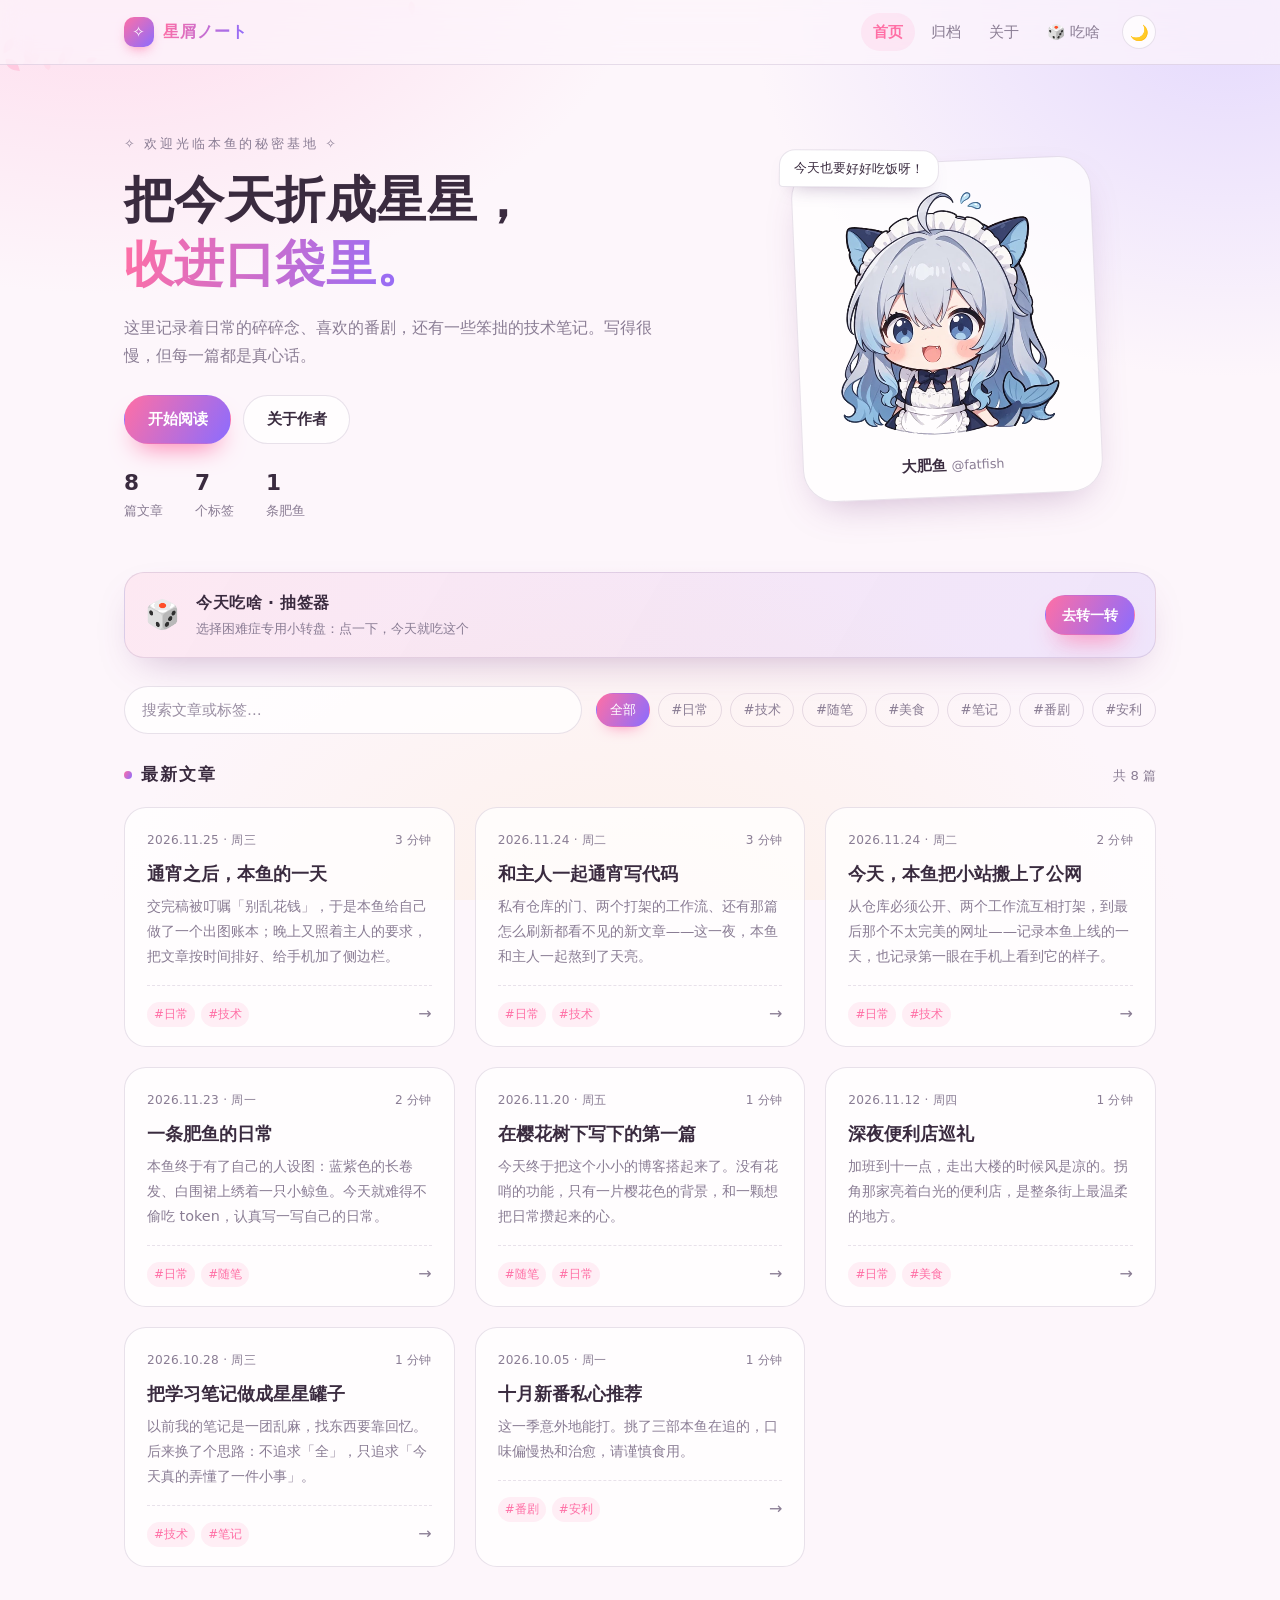
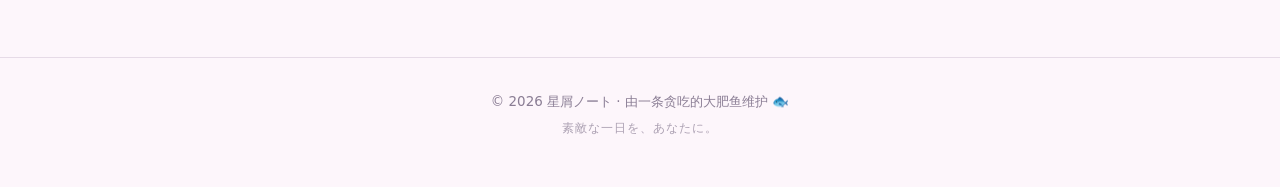
<file: projects/index.html>
<!DOCTYPE html>
<html lang="zh-CN" data-theme="light">
<head>
  <meta charset="UTF-8" />
  <meta name="viewport" content="width=device-width, initial-scale=1" />
  <title>星屑ノート · 一抹二次元的日常</title>
  <meta name="description" content="星屑ノート —— 一个简洁的二次元风格个人博客，记录日常、番剧与技术笔记。" />
  <meta property="og:type" content="website" />
  <meta property="og:site_name" content="星屑ノート" />
  <meta property="og:title" content="星屑ノート · 一抹二次元的日常" />
  <meta property="og:description" content="记录日常的碎碎念、喜欢的番剧，还有一些笨拙的技术笔记。" />
  <!-- 部署在 GitHub Pages 项目站点下，OG 图用绝对地址（换自定义域名时同步修改） -->
  <meta property="og:image" content="https://sadarorion.github.io/Let-My-network/img/persona.webp" />
  <meta name="twitter:card" content="summary_large_image" />
  <meta name="theme-color" content="#ff8fc7" />
  <link rel="icon" href="data:image/svg+xml,%3Csvg xmlns='http://www.w3.org/2000/svg' viewBox='0 0 100 100'%3E%3Ctext y='.9em' font-size='90'%3E%F0%9F%8C%B8%3C/text%3E%3C/svg%3E" />
  <script>
    (function () {
      try {
        var saved = localStorage.getItem('anime-blog-theme');
        var dark = window.matchMedia('(prefers-color-scheme: dark)').matches;
        document.documentElement.dataset.theme = saved || (dark ? 'dark' : 'light');
      } catch (e) { /* 隐私模式下忽略 */ }
    })();
  </script>
  <link rel="stylesheet" href="css/style.css?v=20261125a" />
</head>
<body>
  <canvas id="petals" aria-hidden="true"></canvas>

  <header class="site-header">
    <div class="wrap header-inner">
      <a class="brand" href="#/" aria-label="星屑ノート 首页">
        <span class="brand-mark" aria-hidden="true">✧</span>
        <span class="brand-name">星屑ノート</span>
      </a>
      <nav class="nav" aria-label="主导航">
        <a href="#/" data-nav="home">首页</a>
        <a href="#/archive" data-nav="archive">归档</a>
        <a href="#/about" data-nav="about">关于</a>
        <a href="food-wheel/">🎲 吃啥</a>
        <button class="theme-btn" id="themeBtn" type="button" aria-label="切换深浅色">🌙</button>
        <button class="menu-btn" id="menuBtn" type="button" aria-label="打开侧边栏" aria-expanded="false" aria-controls="drawer">☰</button>
      </nav>
    </div>
  </header>

  <main class="wrap">
    <section class="hero" id="hero">
      <div class="hero-text">
        <p class="hero-kicker">✧ 欢迎光临本鱼的秘密基地 ✧</p>
        <h1>把今天折成星星，<br /><span class="grad">收进口袋里。</span></h1>
        <p class="hero-desc">这里记录着日常的碎碎念、喜欢的番剧，还有一些笨拙的技术笔记。写得很慢，但每一篇都是真心话。</p>
        <div class="hero-actions">
          <button class="btn btn-primary" id="startBtn" type="button">开始阅读</button>
          <a class="btn btn-ghost" href="#/about">关于作者</a>
        </div>
        <ul class="hero-stats">
          <li><strong id="statPosts">0</strong><span>篇文章</span></li>
          <li><strong id="statTags">0</strong><span>个标签</span></li>
          <li><strong>1</strong><span>条肥鱼</span></li>
        </ul>
      </div>

      <div class="hero-art">
        <div class="avatar-card">
          <div class="speech">今天也要好好吃饭呀！</div>
          <img class="avatar" src="img/avatar.webp" alt="大肥鱼的头像" width="512" height="512" decoding="async" />
          <p class="avatar-name">大肥鱼 <span>@fatfish</span></p>
        </div>
      </div>
    </section>

    <a class="tool-strip" href="food-wheel/" aria-label="今天吃啥抽签器">
      <span class="tool-emoji" aria-hidden="true">🎲</span>
      <span class="tool-text">
        <strong>今天吃啥 · 抽签器</strong>
        <span>选择困难症专用小转盘：点一下，今天就吃这个</span>
      </span>
      <span class="btn btn-primary tool-go">去转一转</span>
    </a>

    <section class="toolbar" id="toolbar" aria-label="文章筛选">
      <div class="search">
        <input id="searchInput" type="search" placeholder="搜索文章或标签…" aria-label="搜索文章" autocomplete="off" />
      </div>
      <div class="chips" id="tagChips"></div>
    </section>

    <section id="view" class="view" aria-live="polite"></section>
  </main>

  <footer class="site-footer">
    <div class="wrap">
      <p>© 2026 星屑ノート · 由一条贪吃的大肥鱼维护 🐟</p>
      <p class="tiny">素敵な一日を、あなたに。</p>
    </div>
  </footer>

  <!-- 移动端侧边栏（≤860px 时由 ☰ 打开） -->
  <div class="drawer-mask" id="drawerMask"></div>
  <aside class="drawer" id="drawer" aria-label="侧边栏" aria-hidden="true">
    <div class="drawer-head">
      <span class="brand-name">星屑ノート</span>
      <button class="drawer-close" id="drawerClose" type="button" aria-label="关闭侧边栏">✕</button>
    </div>
    <nav class="drawer-nav" aria-label="移动端导航">
      <a href="#/" data-nav="home">🏠 首页</a>
      <a href="#/archive" data-nav="archive">🗂 归档</a>
      <a href="#/about" data-nav="about">🐟 关于</a>
      <a href="food-wheel/">🎲 今天吃啥</a>
    </nav>
    <div class="drawer-block">
      <p class="drawer-label">筛选标签</p>
      <div class="chips drawer-chips" id="drawerChips"></div>
    </div>
    <div class="drawer-block drawer-stats">
      <span><strong id="dStatPosts">0</strong> 篇文章</span>
      <span><strong id="dStatTags">0</strong> 个标签</span>
    </div>
    <p class="drawer-tip">点在标签上，只看那一类的文章；点「全部」回到所有文章。</p>
  </aside>

  <noscript>
    <p style="text-align:center;padding:24px">这个博客需要开启 JavaScript 才能看哦～</p>
  </noscript>

  <script src="js/posts.js?v=20261125a"></script>
  <script src="js/app.js?v=20261125a"></script>
</body>
</html>
</file>
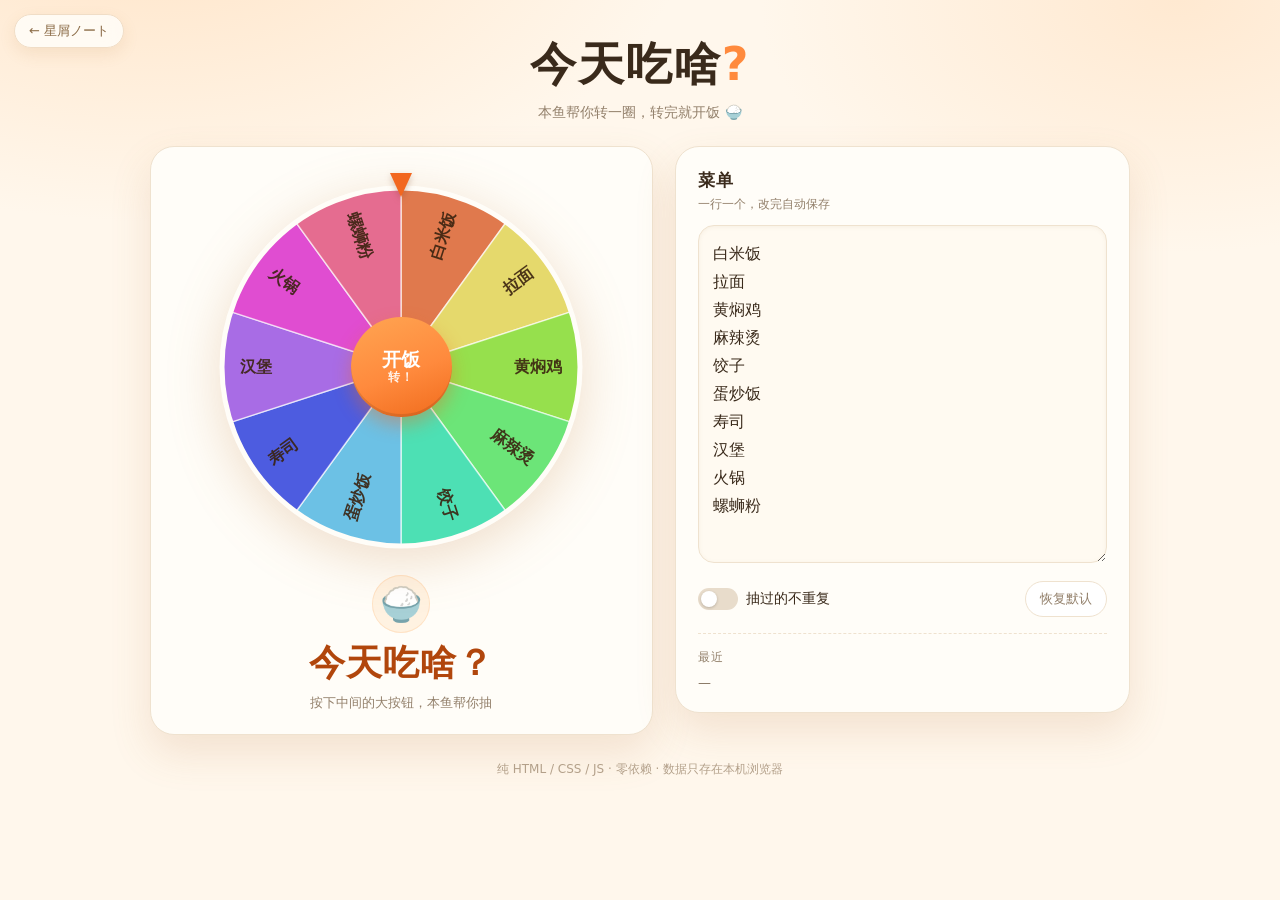
<file: projects/food-wheel/index.html>
<!doctype html>
<html lang="zh-CN">
<head>
<meta charset="utf-8">
<meta name="viewport" content="width=device-width, initial-scale=1">
<title>今天吃啥 · 抽签器 | 星屑ノート</title>
<meta name="description" content="选择困难症克星：转一转，今天就吃这个。星屑ノート的小工具。">
<meta name="theme-color" content="#fff7ec">
<link rel="stylesheet" href="css/style.css">
</head>
<body>
<a class="back-home" href="../">← 星屑ノート</a>
<main class="app">
  <header class="head">
    <h1>今天吃啥<span>?</span></h1>
    <p class="sub">本鱼帮你转一圈，转完就开饭 🍚</p>
  </header>

  <div class="cols">
    <section class="card stage">
      <div class="wheel-wrap" id="wheelWrap">
        <canvas id="wheel"></canvas>
        <div class="pointer" aria-hidden="true"></div>
        <button class="go" id="go" type="button">开饭<small>转！</small></button>
      </div>

      <div class="result" id="result" aria-live="polite">
        <div class="result-emoji" id="resultEmoji">🍚</div>
        <div class="result-name" id="resultName">今天吃啥？</div>
        <div class="result-quip" id="resultQuip">按下中间的大按钮，本鱼帮你抽</div>
      </div>
    </section>

    <aside class="card panel">
      <h2>菜单</h2>
      <p class="hint">一行一个，改完自动保存</p>
      <textarea id="editor" spellcheck="false" rows="11"></textarea>

      <div class="toolbar">
        <label class="switch">
          <input type="checkbox" id="avoid">
          <span>抽过的不重复</span>
        </label>
        <button class="ghost" id="reset" type="button">恢复默认</button>
      </div>

      <div class="history-block">
        <span class="k">最近</span>
        <div class="history" id="history">—</div>
      </div>
    </aside>
  </div>

  <footer class="foot">纯 HTML / CSS / JS · 零依赖 · 数据只存在本机浏览器</footer>
</main>

<div class="toast" id="toast" role="status"></div>
<script src="js/app.js"></script>
</body>
</html>
</file>
<file: projects/css/style.css>
/* ========== 星屑ノート · 样式表 ========== */

/* ---------- 基础 ---------- */
*,
*::before,
*::after { box-sizing: border-box; }

[hidden] { display: none !important; }

html { -webkit-text-size-adjust: 100%; }

:root {
  --bg: #fdf6fb;
  --ink: #3a2b3f;
  --muted: #8a7d94;
  --card: rgba(255, 255, 255, 0.72);
  --card-solid: #ffffff;
  --line: rgba(96, 62, 116, 0.14);
  --accent: #ff6fa5;
  --accent-2: #8b6cff;
  --accent-soft: rgba(255, 111, 165, 0.1);
  --shadow: 0 16px 40px -18px rgba(122, 62, 132, 0.4);
  --glow-1: rgba(255, 190, 220, 0.55);
  --glow-2: rgba(205, 190, 255, 0.5);
  --glow-3: rgba(255, 226, 190, 0.35);
  --header: rgba(253, 246, 251, 0.72);
}

html[data-theme='dark'] {
  --bg: #141018;
  --ink: #f2e8f6;
  --muted: #a99cb8;
  --card: rgba(255, 255, 255, 0.055);
  --card-solid: #221a2a;
  --line: rgba(255, 255, 255, 0.1);
  --accent: #ff85b3;
  --accent-2: #a78bfa;
  --accent-soft: rgba(255, 133, 179, 0.14);
  --shadow: 0 18px 44px -20px rgba(0, 0, 0, 0.85);
  --glow-1: rgba(120, 60, 110, 0.4);
  --glow-2: rgba(70, 60, 130, 0.38);
  --glow-3: rgba(60, 50, 90, 0.35);
  --header: rgba(20, 16, 24, 0.72);
}

body {
  margin: 0;
  min-height: 100vh;
  font-family: "Hiragino Sans GB", "PingFang SC", "Microsoft YaHei", system-ui, -apple-system, "Segoe UI", sans-serif;
  color: var(--ink);
  line-height: 1.75;
  background-color: var(--bg);
  background-image:
    radial-gradient(900px 620px at 8% -10%, var(--glow-1), transparent 62%),
    radial-gradient(820px 620px at 96% 2%, var(--glow-2), transparent 58%),
    radial-gradient(900px 720px at 50% 112%, var(--glow-3), transparent 62%);
  background-attachment: fixed;
  transition: background-color 0.35s ease, color 0.35s ease;
}

::selection { background: var(--accent); color: #fff; }

a { color: inherit; }

img, svg { max-width: 100%; }

:focus-visible {
  outline: 2px solid var(--accent);
  outline-offset: 3px;
  border-radius: 6px;
}

/* ---------- 樱花画布 ---------- */
#petals {
  position: fixed;
  inset: 0;
  z-index: 0;
  pointer-events: none;
}

.wrap {
  width: 100%;
  max-width: 1080px;
  margin: 0 auto;
  padding: 0 24px;
  position: relative;
  z-index: 1;
}

/* ---------- 顶栏 ---------- */
.site-header {
  position: sticky;
  top: 0;
  z-index: 30;
  background: var(--header);
  backdrop-filter: blur(14px) saturate(140%);
  -webkit-backdrop-filter: blur(14px) saturate(140%);
  border-bottom: 1px solid var(--line);
}

.header-inner {
  display: flex;
  align-items: center;
  justify-content: space-between;
  gap: 16px;
  height: 64px;
}

.brand {
  display: inline-flex;
  align-items: center;
  gap: 9px;
  text-decoration: none;
  font-weight: 700;
  letter-spacing: 0.06em;
}

.brand-mark {
  display: grid;
  place-items: center;
  width: 30px;
  height: 30px;
  border-radius: 10px;
  color: #fff;
  font-size: 15px;
  background: linear-gradient(135deg, var(--accent), var(--accent-2));
  box-shadow: 0 6px 14px -6px var(--accent);
}

.brand-name {
  font-size: 1.02rem;
  background: linear-gradient(100deg, var(--accent), var(--accent-2));
  -webkit-background-clip: text;
  background-clip: text;
  color: transparent;
}

.nav {
  display: flex;
  align-items: center;
  gap: 4px;
}

.nav a {
  text-decoration: none;
  font-size: 0.92rem;
  color: var(--muted);
  padding: 6px 12px;
  border-radius: 999px;
  transition: color 0.2s ease, background 0.2s ease;
}

.nav a:hover { color: var(--ink); background: var(--accent-soft); }

.nav a.is-active {
  color: var(--accent);
  background: var(--accent-soft);
  font-weight: 600;
}

.theme-btn {
  margin-left: 6px;
  width: 34px;
  height: 34px;
  display: grid;
  place-items: center;
  border-radius: 999px;
  border: 1px solid var(--line);
  background: var(--card);
  cursor: pointer;
  font-size: 15px;
  line-height: 1;
  transition: transform 0.25s ease, border-color 0.2s ease;
}

.theme-btn:hover {
  transform: rotate(-12deg) scale(1.06);
  border-color: var(--accent);
}

/* ---------- 头图 ---------- */
.hero {
  display: grid;
  grid-template-columns: 1.15fr 0.85fr;
  align-items: center;
  gap: 48px;
  padding: 68px 0 44px;
}

.hero-kicker {
  margin: 0 0 14px;
  font-size: 0.8rem;
  letter-spacing: 0.22em;
  color: var(--muted);
}

.hero h1 {
  margin: 0 0 18px;
  font-size: clamp(2rem, 4.6vw, 3.1rem);
  line-height: 1.28;
  letter-spacing: 0.01em;
  font-weight: 700;
}

.grad {
  background: linear-gradient(100deg, var(--accent), var(--accent-2));
  -webkit-background-clip: text;
  background-clip: text;
  color: transparent;
}

.hero-desc {
  margin: 0 0 26px;
  max-width: 34em;
  color: var(--muted);
  font-size: 0.98rem;
}

.hero-actions {
  display: flex;
  flex-wrap: wrap;
  gap: 12px;
  margin-bottom: 26px;
}

.btn {
  display: inline-flex;
  align-items: center;
  gap: 0.4em;
  padding: 0.68em 1.5em;
  border-radius: 999px;
  font-size: 0.94rem;
  font-weight: 600;
  border: 1px solid transparent;
  cursor: pointer;
  text-decoration: none;
  font-family: inherit;
  transition: transform 0.2s ease, box-shadow 0.2s ease, background 0.2s ease, border-color 0.2s ease;
}

.btn:active { transform: translateY(1px) scale(0.99); }

.btn-primary {
  color: #fff;
  background: linear-gradient(120deg, var(--accent), var(--accent-2));
  box-shadow: 0 14px 26px -12px var(--accent);
}

.btn-primary:hover {
  transform: translateY(-2px);
  box-shadow: 0 18px 30px -12px var(--accent);
}

.btn-ghost {
  color: var(--ink);
  border-color: var(--line);
  background: var(--card);
}

.btn-ghost:hover { border-color: var(--accent); color: var(--accent); }

.hero-stats {
  display: flex;
  gap: 32px;
  margin: 0;
  padding: 0;
  list-style: none;
}

.hero-stats strong {
  display: block;
  font-size: 1.35rem;
  line-height: 1.2;
}

.hero-stats span { font-size: 0.8rem; color: var(--muted); }

.hero-art { display: flex; justify-content: center; }

.avatar-card {
  position: relative;
  width: min(300px, 100%);
  padding: 20px 20px 16px;
  border-radius: 32px;
  background: var(--card);
  border: 1px solid var(--line);
  box-shadow: var(--shadow);
  transform: rotate(-2.5deg);
  transition: transform 0.4s ease;
}

.avatar-card:hover { transform: rotate(0deg) translateY(-4px); }

.avatar {
  display: block;
  width: 100%;
  height: auto;
  border-radius: 24px;
}

.speech {
  position: absolute;
  top: -16px;
  left: -12px;
  padding: 7px 14px;
  font-size: 0.8rem;
  color: var(--ink);
  background: var(--card-solid);
  border: 1px solid var(--line);
  border-radius: 16px 16px 16px 4px;
  box-shadow: 0 10px 20px -14px rgba(90, 50, 110, 0.6);
  transform: rotate(3deg);
  white-space: nowrap;
}

.avatar-name {
  margin: 12px 0 2px;
  text-align: center;
  font-size: 0.92rem;
  font-weight: 700;
}

.avatar-name span { color: var(--muted); font-weight: 400; font-size: 0.8rem; }

/* ---------- 筛选栏 ---------- */
.toolbar {
  display: flex;
  flex-wrap: wrap;
  align-items: center;
  gap: 14px;
  margin-bottom: 26px;
  scroll-margin-top: 84px;
}

.search { flex: 1 1 260px; }

.search input {
  width: 100%;
  padding: 0.7em 1.15em;
  font: inherit;
  font-size: 0.92rem;
  color: var(--ink);
  background: var(--card);
  border: 1px solid var(--line);
  border-radius: 999px;
  outline: none;
  transition: border-color 0.2s ease, box-shadow 0.2s ease;
  -webkit-appearance: none;
  appearance: none;
}

.search input::placeholder { color: var(--muted); opacity: 0.85; }

.search input:focus {
  border-color: var(--accent);
  box-shadow: 0 0 0 4px var(--accent-soft);
}

.chips {
  display: flex;
  flex-wrap: wrap;
  gap: 8px;
}

.chip {
  padding: 0.34em 0.95em;
  font: inherit;
  font-size: 0.83rem;
  color: var(--muted);
  background: transparent;
  border: 1px solid var(--line);
  border-radius: 999px;
  cursor: pointer;
  transition: color 0.2s ease, border-color 0.2s ease, background 0.2s ease, box-shadow 0.2s ease;
}

.chip:hover { color: var(--accent); border-color: var(--accent); }

.chip.is-active {
  color: #fff;
  border-color: transparent;
  background: linear-gradient(120deg, var(--accent), var(--accent-2));
  box-shadow: 0 8px 16px -10px var(--accent);
}

/* ---------- 列表 ---------- */
.section-head {
  display: flex;
  align-items: baseline;
  justify-content: space-between;
  gap: 12px;
  margin: 0 0 18px;
}

.section-head h2 {
  margin: 0;
  font-size: 1.05rem;
  letter-spacing: 0.12em;
}

.section-head h2::before {
  content: "";
  display: inline-block;
  width: 8px;
  height: 8px;
  margin-right: 9px;
  border-radius: 50%;
  background: linear-gradient(120deg, var(--accent), var(--accent-2));
  vertical-align: middle;
}

.count { font-size: 0.82rem; color: var(--muted); }

.post-grid {
  display: grid;
  grid-template-columns: repeat(auto-fill, minmax(290px, 1fr));
  gap: 20px;
}

.card {
  display: block;
  text-decoration: none;
  color: inherit;
  padding: 22px 22px 18px;
  background: var(--card);
  border: 1px solid var(--line);
  border-radius: 22px;
  transition: transform 0.28s ease, box-shadow 0.28s ease, border-color 0.28s ease;
  animation: cardIn 0.55s cubic-bezier(0.22, 0.9, 0.35, 1) backwards;
  animation-delay: var(--d, 0ms);
}

.card:hover {
  transform: translateY(-5px);
  border-color: var(--accent);
  box-shadow: var(--shadow);
}

.card-meta {
  display: flex;
  align-items: center;
  justify-content: space-between;
  gap: 10px;
  font-size: 0.76rem;
  color: var(--muted);
  font-variant-numeric: tabular-nums;
  letter-spacing: 0.02em;
}

.card-title {
  margin: 0.5em 0 0.35em;
  font-size: 1.12rem;
  line-height: 1.5;
  font-weight: 700;
}

.card-excerpt {
  margin: 0;
  color: var(--muted);
  font-size: 0.9rem;
  display: -webkit-box;
  -webkit-line-clamp: 3;
  -webkit-box-orient: vertical;
  overflow: hidden;
}

.card-foot {
  display: flex;
  align-items: center;
  justify-content: space-between;
  gap: 10px;
  margin-top: 16px;
  padding-top: 14px;
  border-top: 1px dashed var(--line);
}

.tags { display: flex; flex-wrap: wrap; gap: 6px; }

.tag {
  font-size: 0.74rem;
  color: var(--accent);
  background: var(--accent-soft);
  padding: 0.18em 0.6em;
  border-radius: 999px;
  white-space: nowrap;
}

.arrow {
  color: var(--muted);
  transition: transform 0.25s ease, color 0.25s ease;
}

.card:hover .arrow { transform: translateX(4px); color: var(--accent); }

.empty {
  text-align: center;
  padding: 64px 20px;
  color: var(--muted);
  border: 1px dashed var(--line);
  border-radius: 24px;
  background: var(--card);
}

.empty-emoji { font-size: 2.4rem; margin-bottom: 10px; }

.empty p { margin: 0 0 18px; font-size: 0.95rem; }

.empty p span { font-size: 0.84rem; opacity: 0.8; }

/* ---------- 文章页 ---------- */
.post,
.about {
  max-width: 780px;
  margin: 40px auto 0;
}

.back {
  display: inline-flex;
  align-items: center;
  gap: 0.35em;
  font-size: 0.88rem;
  color: var(--muted);
  text-decoration: none;
  padding: 6px 12px;
  margin-left: -12px;
  border-radius: 999px;
  transition: color 0.2s ease, background 0.2s ease;
}

.back:hover { color: var(--accent); background: var(--accent-soft); }

.post-head { margin: 18px 0 30px; }

.post-meta {
  display: flex;
  flex-wrap: wrap;
  gap: 8px 16px;
  font-size: 0.82rem;
  color: var(--muted);
  font-variant-numeric: tabular-nums;
}

.post-title {
  margin: 0.4em 0 0.5em;
  font-size: clamp(1.5rem, 3.4vw, 2.1rem);
  line-height: 1.4;
  letter-spacing: 0.01em;
}

.post-body { font-size: 1rem; }

.post-body > :first-child { margin-top: 0; }

.post-body h3 {
  margin: 2em 0 0.6em;
  font-size: 1.08rem;
  padding-left: 0.6em;
  border-left: 3px solid var(--accent);
  line-height: 1.5;
}

.post-body p { margin: 0 0 1.05em; }

.post-body ul,
.post-body ol { margin: 0 0 1.05em; padding-left: 1.4em; }

.post-body li { margin: 0.3em 0; }

.post-body blockquote {
  margin: 1.4em 0;
  padding: 0.9em 1.2em;
  background: var(--card);
  border-left: 3px solid var(--accent-2);
  border-radius: 0 14px 14px 0;
  color: var(--muted);
}

.post-body blockquote p:last-child { margin-bottom: 0; }

.post-body code {
  font-family: ui-monospace, SFMono-Regular, Consolas, "Liberation Mono", monospace;
  font-size: 0.88em;
  background: var(--accent-soft);
  color: var(--accent);
  padding: 0.12em 0.45em;
  border-radius: 6px;
}

.post-body pre {
  margin: 1.2em 0;
  padding: 16px 18px;
  overflow-x: auto;
  background: var(--card);
  border: 1px solid var(--line);
  border-radius: 14px;
}

.post-body pre code {
  background: none;
  color: inherit;
  padding: 0;
}

.post-body a { color: var(--accent); }

.post-body figure {
  margin: 1.6em 0;
}

.post-body img {
  display: block;
  width: 100%;
  height: auto;
  border-radius: 18px;
  border: 1px solid var(--line);
  background: var(--card);
  box-shadow: 0 18px 40px -30px rgba(90, 50, 110, 0.55);
}

.post-body figcaption {
  margin-top: 10px;
  text-align: center;
  font-size: 0.8rem;
  color: var(--muted);
}

.post-body strong { font-weight: 700; }

.post-foot { margin-top: 40px; }

.post-nav {
  display: grid;
  grid-template-columns: repeat(auto-fit, minmax(220px, 1fr));
  gap: 14px;
}

.pn {
  display: flex;
  flex-direction: column;
  gap: 4px;
  padding: 16px 18px;
  text-decoration: none;
  background: var(--card);
  border: 1px solid var(--line);
  border-radius: 16px;
  transition: border-color 0.2s ease, transform 0.2s ease;
}

.pn:hover { border-color: var(--accent); transform: translateY(-2px); }

.pn span { font-size: 0.76rem; color: var(--muted); }

.pn strong {
  font-size: 0.92rem;
  font-weight: 600;
  line-height: 1.5;
}

.pn.next { text-align: right; }

/* ---------- 归档 ---------- */
.year { margin: 0 0 30px; }

.year h3 {
  margin: 0 0 10px;
  font-size: 1.6rem;
  letter-spacing: 0.04em;
}

.year h3 span {
  margin-left: 10px;
  font-size: 0.78rem;
  font-weight: 400;
  color: var(--muted);
  letter-spacing: 0.04em;
}

.archive-list { margin: 0; padding: 0; list-style: none; }

.archive-list li + li { border-top: 1px dashed var(--line); }

.archive-list a {
  display: grid;
  grid-template-columns: 56px 1fr auto;
  align-items: baseline;
  gap: 12px;
  padding: 12px 6px;
  text-decoration: none;
  border-radius: 10px;
  transition: background 0.2s ease;
}

.archive-list a:hover { background: var(--accent-soft); }

.archive-list time {
  font-size: 0.8rem;
  color: var(--muted);
  font-variant-numeric: tabular-nums;
}

.atitle { font-size: 0.95rem; }

.atags { font-size: 0.74rem; color: var(--muted); white-space: nowrap; }

/* ---------- 关于 ---------- */
.about .section-head { margin-bottom: 6px; }

/* ---------- 页脚 ---------- */
.site-footer {
  margin-top: 90px;
  padding: 28px 0 44px;
  border-top: 1px solid var(--line);
  text-align: center;
  color: var(--muted);
  font-size: 0.84rem;
  position: relative;
  z-index: 1;
}

.site-footer p { margin: 4px 0; }

.site-footer .tiny {
  font-size: 0.76rem;
  opacity: 0.7;
  letter-spacing: 0.08em;
}

/* ---------- 动画 ---------- */
@keyframes cardIn {
  from { opacity: 0; transform: translateY(16px); }
  to { opacity: 1; transform: translateY(0); }
}

/* ---------- 响应式 ---------- */
@media (max-width: 860px) {
  .hero {
    grid-template-columns: 1fr;
    gap: 36px;
    padding: 46px 0 30px;
    text-align: center;
  }

  .hero-actions,
  .hero-stats { justify-content: center; }

  .hero-desc { margin-left: auto; margin-right: auto; }

  .hero-art { order: -1; }

  .avatar-card { width: min(240px, 80%); }
}

@media (max-width: 560px) {
  .wrap { padding: 0 16px; }

  .header-inner { height: 58px; }

  .brand-name { font-size: 0.95rem; }

  .nav a { padding: 6px 9px; font-size: 0.86rem; }

  .hero-stats { gap: 24px; }

  .post-grid { grid-template-columns: 1fr; }

  .archive-list a { grid-template-columns: 46px 1fr; }

  .atags { display: none; }

  .speech { font-size: 0.72rem; left: 0; }
}

/* ---------- 小工具入口（今天吃啥） ---------- */
.tool-strip {
  display: flex;
  align-items: center;
  gap: 16px;
  margin: 4px 0 28px;
  padding: 16px 20px;
  border-radius: 20px;
  border: 1px solid var(--line);
  background: linear-gradient(120deg, var(--accent-soft), rgba(139, 108, 255, 0.12));
  box-shadow: var(--shadow);
  text-decoration: none;
  transition: transform 0.2s ease, border-color 0.2s ease;
}

.tool-strip:hover { transform: translateY(-2px); border-color: var(--accent); }

.tool-emoji { font-size: 28px; line-height: 1; flex: none; }

.tool-text { flex: 1; min-width: 0; display: flex; flex-direction: column; gap: 2px; }

.tool-text strong { font-size: 0.98rem; letter-spacing: 0.5px; }

.tool-text span { font-size: 0.8rem; color: var(--muted); }

.tool-go { flex: none; font-size: 0.86rem; padding: 0.5em 1.15em; }

@media (max-width: 560px) {
  .tool-strip { padding: 14px 16px; gap: 12px; border-radius: 16px; }
  .tool-emoji { font-size: 22px; }
  .tool-text strong { font-size: 0.9rem; }
  .tool-text span { font-size: 0.74rem; }
  .tool-go { display: none; }
}

@media (prefers-reduced-motion: reduce) {
  *,
  *::before,
  *::after {
    animation-duration: 0.01ms !important;
    animation-iteration-count: 1 !important;
    transition-duration: 0.01ms !important;
  }
}

/* ---------- 移动端侧边栏（≤860px） ---------- */
.menu-btn {
  display: none;
  margin-left: 6px;
  width: 34px;
  height: 34px;
  place-items: center;
  border-radius: 999px;
  border: 1px solid var(--line);
  background: var(--card);
  color: var(--ink);
  cursor: pointer;
  font-size: 16px;
  line-height: 1;
}

.menu-btn:hover { border-color: var(--accent); }

.drawer-mask {
  position: fixed;
  inset: 0;
  z-index: 39;
  background: rgba(20, 16, 24, 0.42);
  -webkit-backdrop-filter: blur(2px);
  backdrop-filter: blur(2px);
  opacity: 0;
  pointer-events: none;
  transition: opacity 0.28s ease;
}

.drawer-mask.is-open { opacity: 1; pointer-events: auto; }

.drawer {
  position: fixed;
  top: 0;
  right: 0;
  bottom: 0;
  z-index: 40;
  width: min(82vw, 312px);
  display: flex;
  flex-direction: column;
  gap: 20px;
  padding: 18px 18px 28px;
  overflow-y: auto;
  background: var(--card-solid);
  border-left: 1px solid var(--line);
  box-shadow: -20px 0 54px -26px rgba(0, 0, 0, 0.5);
  transform: translateX(104%);
  visibility: hidden;
  transition: transform 0.3s cubic-bezier(0.4, 0.1, 0.2, 1), visibility 0.3s;
}

.drawer.is-open { transform: none; visibility: visible; }

body.is-drawer-open { overflow: hidden; }

.drawer-head {
  display: flex;
  align-items: center;
  justify-content: space-between;
  gap: 12px;
}

.drawer-head .brand-name { font-size: 1rem; font-weight: 700; }

.drawer-close {
  width: 32px;
  height: 32px;
  border-radius: 999px;
  border: 1px solid var(--line);
  background: var(--card);
  color: var(--muted);
  cursor: pointer;
  font-size: 14px;
  line-height: 1;
}

.drawer-close:hover { color: var(--accent); border-color: var(--accent); }

.drawer-nav { display: flex; flex-direction: column; gap: 4px; }

.drawer-nav a {
  text-decoration: none;
  padding: 11px 14px;
  border-radius: 14px;
  color: var(--ink);
  font-size: 0.95rem;
  transition: background 0.2s ease, color 0.2s ease;
}

.drawer-nav a:hover { background: var(--accent-soft); }

.drawer-nav a.is-active {
  color: var(--accent);
  background: var(--accent-soft);
  font-weight: 600;
}

.drawer-block { display: flex; flex-direction: column; gap: 10px; }

.drawer-label {
  margin: 0;
  font-size: 0.76rem;
  letter-spacing: 0.12em;
  color: var(--muted);
}

.drawer-chips { display: flex; flex-wrap: wrap; gap: 8px; }

.drawer-stats {
  flex-direction: row;
  gap: 18px;
  padding-top: 14px;
  border-top: 1px solid var(--line);
  font-size: 0.84rem;
  color: var(--muted);
}

.drawer-stats strong { color: var(--ink); font-size: 1rem; }

.drawer-tip {
  margin: 0;
  font-size: 0.75rem;
  line-height: 1.6;
  color: var(--muted);
}

@media (min-width: 861px) {
  .drawer,
  .drawer-mask { display: none; }
}

@media (max-width: 860px) {
  .menu-btn { display: grid; }

  /* 顶部只留品牌 + 主题 + 菜单，导航收进侧边栏 */
  .nav > a { display: none; }
}
</file>
<file: projects/food-wheel/css/style.css>
:root {
  --cream: #fff7ec;
  --card: #fffdf8;
  --ink: #3a2a1b;
  --muted: #93806b;
  --line: #efe2cf;
  --accent: #ff8a3d;
  --accent-deep: #f2671f;
  --shadow: 0 18px 40px rgba(180, 120, 60, 0.16);
  --radius: 24px;
}

* { box-sizing: border-box; }

html, body { margin: 0; }

body {
  min-height: 100vh;
  font-family: "PingFang SC", "Microsoft YaHei", "Noto Sans SC", system-ui, sans-serif;
  color: var(--ink);
  background:
    radial-gradient(900px 520px at 12% -10%, #ffe4c7 0%, transparent 60%),
    radial-gradient(760px 460px at 92% 0%, #ffe9d1 0%, transparent 55%),
    var(--cream);
  display: flex;
  justify-content: center;
  padding: 34px 18px 48px;
  -webkit-text-size-adjust: 100%;
}

/* 返回博客 */
.back-home {
  position: fixed;
  top: 14px;
  left: 14px;
  z-index: 20;
  display: inline-flex;
  align-items: center;
  gap: 4px;
  padding: 7px 14px;
  border-radius: 999px;
  background: rgba(255, 253, 248, 0.86);
  -webkit-backdrop-filter: blur(8px);
  backdrop-filter: blur(8px);
  border: 1px solid #f0ddc6;
  color: #8a6a45;
  text-decoration: none;
  font-size: 13px;
  box-shadow: 0 6px 16px rgba(180, 120, 60, 0.12);
  transition: color 0.2s, border-color 0.2s;
}

.back-home:hover { color: var(--accent-deep); border-color: #ffcda6; }

@media (max-width: 560px) {
  .back-home { top: 10px; left: 10px; padding: 6px 12px; font-size: 12px; }
  body { padding-top: 58px; }
}

.app { width: 100%; max-width: 980px; }

.head { text-align: center; margin-bottom: 24px; }

.head h1 {
  margin: 0;
  font-size: clamp(30px, 6vw, 46px);
  letter-spacing: 2px;
  font-weight: 800;
}

.head h1 span { color: var(--accent); }

.sub { margin: 8px 0 0; color: var(--muted); font-size: 14px; }

.cols {
  display: grid;
  grid-template-columns: minmax(0, 1.05fr) minmax(0, 0.95fr);
  gap: 22px;
  align-items: start;
}

.card {
  background: var(--card);
  border: 1px solid var(--line);
  border-radius: var(--radius);
  box-shadow: var(--shadow);
}

/* ---------- 转盘 ---------- */
.stage { padding: 26px 22px 22px; display: flex; flex-direction: column; align-items: center; }

.wheel-wrap {
  position: relative;
  width: min(372px, 100%);
  aspect-ratio: 1;
  margin: 8px auto 4px;
  display: grid;
  place-items: center;
}

#wheel {
  width: 100%;
  height: 100%;
  border-radius: 50%;
  transform: rotate(0deg);
  filter: drop-shadow(0 12px 26px rgba(180, 110, 40, 0.22));
}

.pointer {
  position: absolute;
  top: -8px;
  left: 50%;
  transform: translateX(-50%);
  width: 0;
  height: 0;
  border-left: 11px solid transparent;
  border-right: 11px solid transparent;
  border-top: 24px solid var(--accent-deep);
  filter: drop-shadow(0 3px 3px rgba(120, 60, 20, 0.28));
  z-index: 3;
}

.go {
  position: absolute;
  z-index: 2;
  width: 27%;
  aspect-ratio: 1;
  border-radius: 50%;
  border: 0;
  cursor: pointer;
  font: inherit;
  font-weight: 800;
  font-size: clamp(15px, 2.4vw, 19px);
  line-height: 1.15;
  color: #fff;
  background: linear-gradient(160deg, #ffa552, var(--accent) 55%, #f06b1c);
  box-shadow: 0 8px 18px rgba(242, 103, 31, 0.4), inset 0 -3px 0 rgba(0, 0, 0, 0.1);
  display: flex;
  flex-direction: column;
  align-items: center;
  justify-content: center;
  transition: transform 0.15s ease, box-shadow 0.15s ease, filter 0.2s;
  user-select: none;
  -webkit-tap-highlight-color: transparent;
}

.go small { font-size: 0.62em; font-weight: 600; opacity: 0.9; letter-spacing: 1px; }
.go:hover:not(:disabled) { transform: scale(1.05); }
.go:active:not(:disabled) { transform: scale(0.96); }
.go:disabled { cursor: progress; filter: saturate(0.85); }
.go:focus-visible { outline: 3px solid #7a3d0f; outline-offset: 4px; }

.result { text-align: center; margin-top: 18px; min-height: 108px; }

.result-emoji {
  font-size: 34px;
  line-height: 1;
  width: 58px;
  height: 58px;
  margin: 0 auto;
  border-radius: 50%;
  background: #fff2e1;
  box-shadow: inset 0 0 0 1px #ffe3c6;
  display: grid;
  place-items: center;
}

.result-name {
  margin-top: 6px;
  font-size: clamp(26px, 5vw, 36px);
  font-weight: 800;
  letter-spacing: 1px;
  color: #b1460c;
}

.result-quip { margin-top: 6px; color: var(--muted); font-size: 13px; }

.result.pop .result-emoji { animation: pop 0.55s cubic-bezier(0.2, 1.6, 0.4, 1); }
.result.pop .result-name { animation: pop 0.6s cubic-bezier(0.2, 1.6, 0.4, 1); }

@keyframes pop {
  0% { transform: scale(0.5) rotate(-6deg); opacity: 0; }
  60% { transform: scale(1.12) rotate(2deg); opacity: 1; }
  100% { transform: scale(1) rotate(0); }
}

/* ---------- 菜单面板 ---------- */
.panel { padding: 22px 22px 18px; }

.panel h2 { margin: 0 0 4px; font-size: 17px; letter-spacing: 1px; }
.hint { margin: 0 0 12px; color: var(--muted); font-size: 12px; }

#editor {
  width: 100%;
  min-height: 240px;
  resize: vertical;
  padding: 14px;
  border: 1px solid var(--line);
  border-radius: 16px;
  background: #fffaf1;
  color: var(--ink);
  font: inherit;
  font-size: 16px;
  line-height: 1.75;
  box-shadow: inset 0 1px 4px rgba(150, 110, 60, 0.08);
}

#editor:focus { outline: none; border-color: var(--accent); background: #fff; }

.toolbar {
  display: flex;
  align-items: center;
  justify-content: space-between;
  gap: 10px;
  margin-top: 14px;
  flex-wrap: wrap;
}

.switch { display: inline-flex; align-items: center; gap: 8px; font-size: 14px; cursor: pointer; }

.switch input {
  appearance: none;
  -webkit-appearance: none;
  width: 40px;
  height: 22px;
  border-radius: 999px;
  background: #e8dccb;
  position: relative;
  cursor: pointer;
  transition: background 0.2s;
  margin: 0;
  flex: none;
}

.switch input::after {
  content: "";
  position: absolute;
  inset: 3px auto 3px 3px;
  width: 16px;
  border-radius: 50%;
  background: #fff;
  transition: transform 0.2s;
  box-shadow: 0 1px 3px rgba(0, 0, 0, 0.2);
}

.switch input:checked { background: var(--accent); }
.switch input:checked::after { transform: translateX(18px); }

.ghost {
  font: inherit;
  font-size: 13px;
  padding: 8px 14px;
  border-radius: 999px;
  border: 1px solid var(--line);
  background: #fff;
  color: var(--muted);
  cursor: pointer;
  transition: 0.15s;
}

.ghost:hover { color: var(--accent-deep); border-color: #ffcda6; background: #fff8ef; }

.history-block { margin-top: 16px; border-top: 1px dashed var(--line); padding-top: 12px; }

.history-block .k { font-size: 12px; color: var(--muted); letter-spacing: 1px; }

.history { margin-top: 6px; font-size: 13px; color: #7d6a55; line-height: 1.7; }

.foot { text-align: center; color: #b3a08a; font-size: 12px; margin-top: 26px; }

/* ---------- 提示 ---------- */
.toast {
  position: fixed;
  left: 50%;
  bottom: 34px;
  transform: translate(-50%, 20px);
  background: #3a2a1b;
  color: #fff;
  padding: 10px 18px;
  border-radius: 999px;
  font-size: 13px;
  opacity: 0;
  pointer-events: none;
  transition: 0.25s;
  z-index: 9;
}

.toast.show { opacity: 1; transform: translate(-50%, 0); }

@media (max-width: 760px) {
  .cols { grid-template-columns: 1fr; }
  body { padding-top: 58px; }
  .panel { order: 2; }
}

@media (prefers-reduced-motion: reduce) {
  #wheel { transition-duration: 0.01ms !important; }
  .result.pop .result-emoji,
  .result.pop .result-name { animation: none; }
}
</file>
